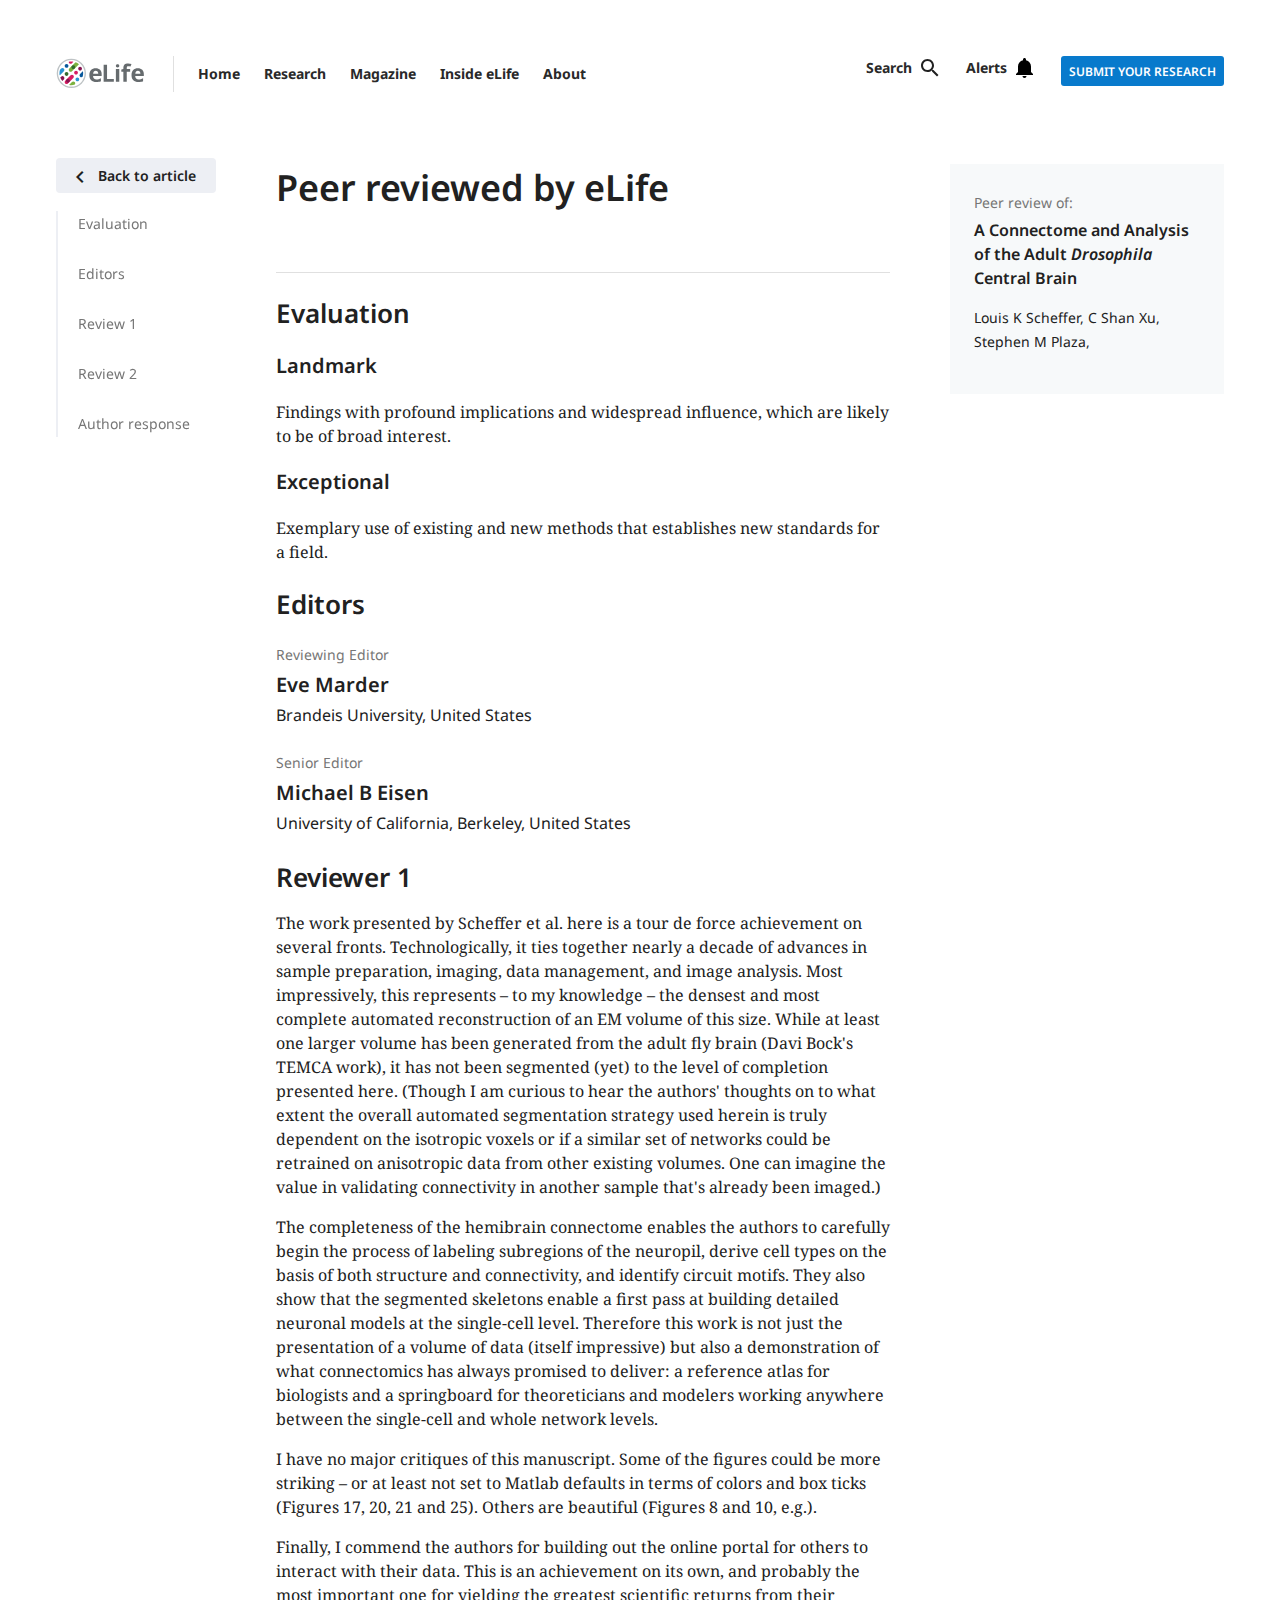
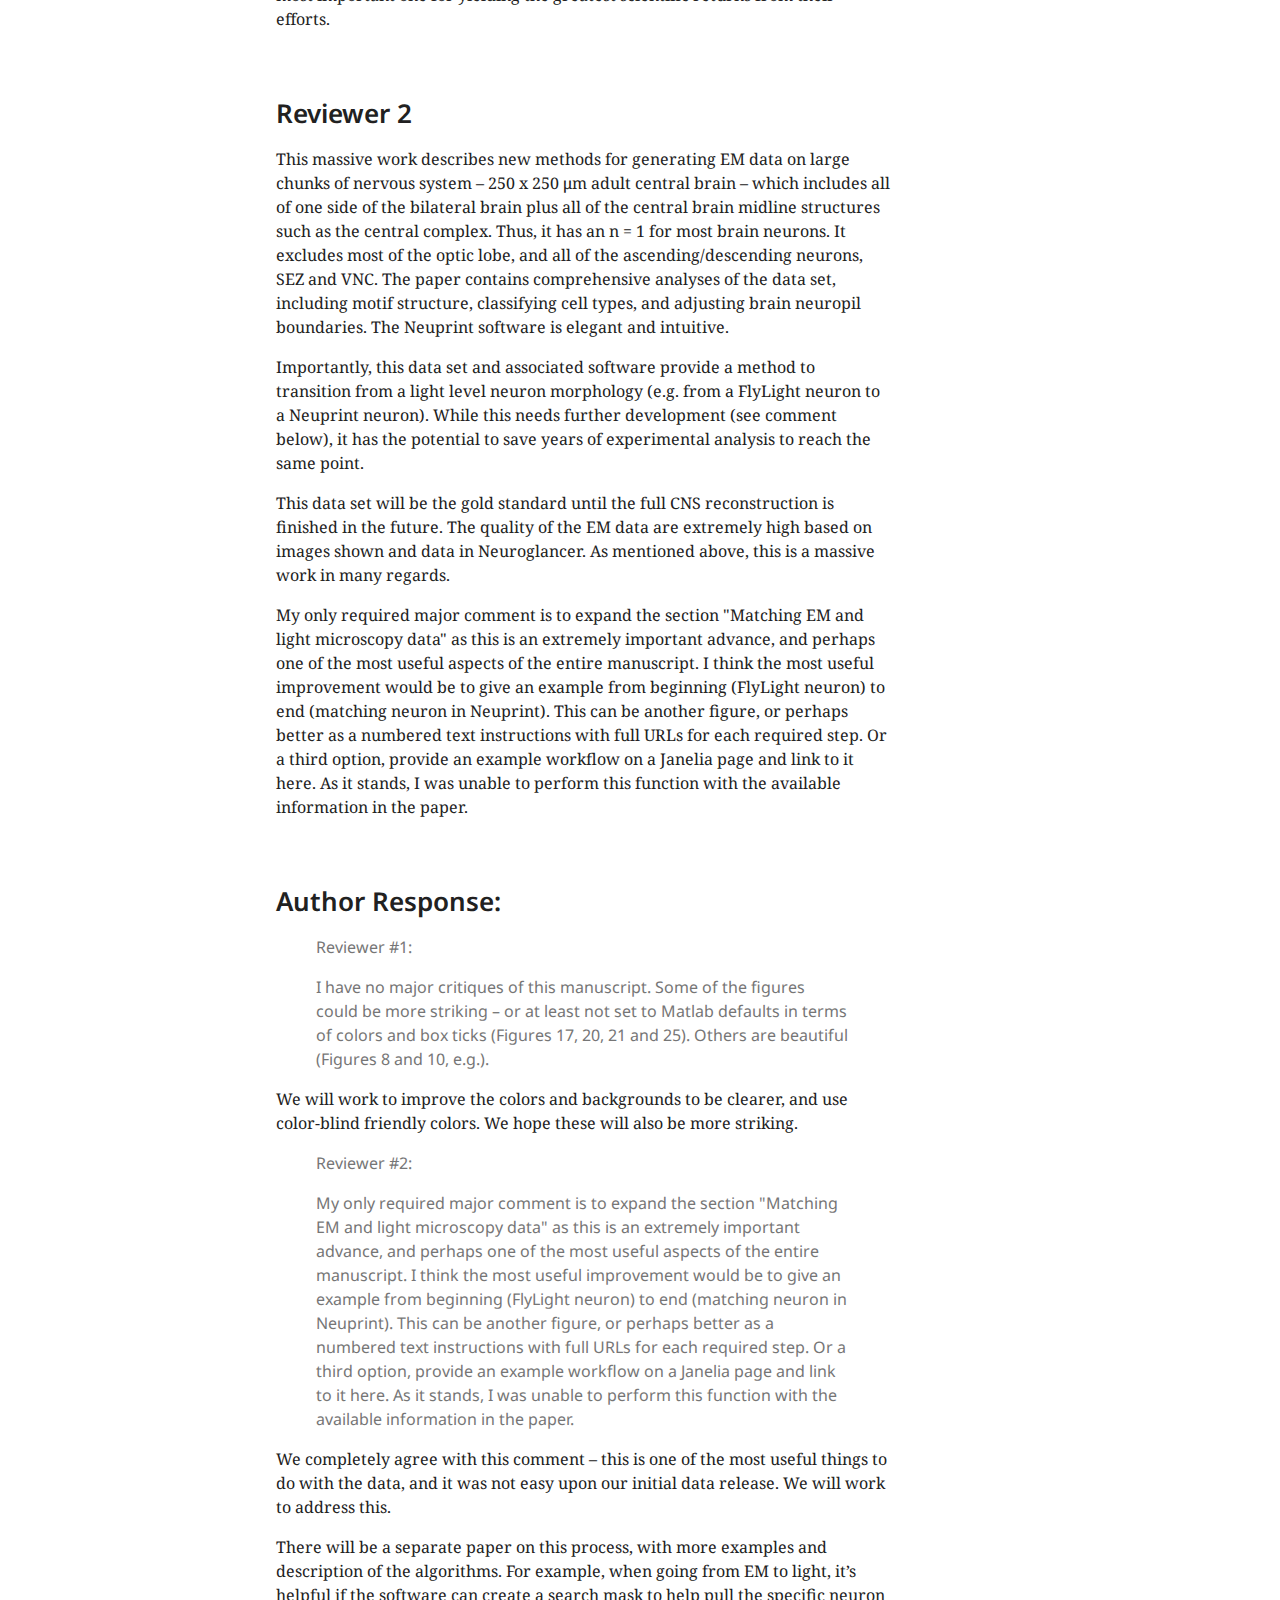
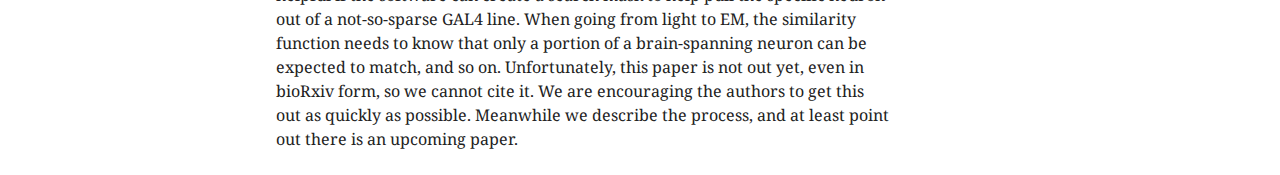
<file: example2a.html>
<html lang="en">
      <head>
        <title>Enhanced Preprints</title>
        <meta charset="utf-8">
        <meta name="viewport" content="width=device-width, initial-scale=1.0">
        <meta http-equiv="X-UA-Compatible" content="ie=edge">
        <link href="https://fonts.googleapis.com/css2?family=Noto+Sans:wght@400;600&family=Noto+Serif" rel="stylesheet">
        <link href="https://fonts.googleapis.com/icon?family=Material+Icons" rel="stylesheet">
        <link rel="stylesheet" href="styles.css"/>
        <link rel="stylesheet" href="custom.css"/>
      </head>
      <body>
        <div class="grid-container">
          <div class="top-navigation">
            <div class="logo">
              <a href="index.html"><img src="images/logo-cropped.svg" alt="eLife Sciences Publications"></a>
            </div>
            <div class="top-navigation__menu">
              <nav>
                <ul class="navigation">
                  <li class="navigation__item"><a href="">Home</a></li>
                  <li class="navigation__item"><a href="">Research</a></li>
                  <li class="navigation__item"><a href="">Magazine</a></li>
                  <li class="navigation__item"><a href="">Inside eLife</a></li>
                  <li class="navigation__item"><a href="">About</a></li>
                </ul>
              </nav>
            </div>
            <div class="top-navigation__misc">
              <nav>
                <ul class="navigation navigation-misc">
                  <li class="navigation__item misc-navigation__search"><a href="">Search</a></li>
                  <li class="navigation__item misc-navigation__alerts"><a href="">Alerts</a></li>
                  <li class="navigation__item misc-navigation__block-item"><a href="" class="button__submit">Submit your research</a></li>
                </ul>
              </nav>
            </div>
          </div>
          <div class="banner"></div>
          
  <div class="secondary-column">
    <div class="review-of">
    <h2 class="review-of__heading">Peer review of:</h2>
    <a class="review-of__article_link" href="/article/10.1101/2020.04.07.030213">A Connectome and Analysis of the Adult <em>Drosophila</em> Central Brain</a>
    <ol class="review-of__authors">
        <li class="review-of__author">Louis K Scheffer</li>
        <li class="review-of__author">C Shan Xu</li>
        <li class="review-of__author">Stephen M Plaza</li>
    </ol>
</div>
  </div>
  <main class="primary-column">
    <div class="table-contents">
      <a class="return-button" href="example2.html"><span class="material-icons return-button__icon">chevron_left</span>Back to article</a>
      
    <nav class="jump-menu-container">
      <ul class="jump-menu-list">
        <li class="jump-menu-list__item"><a class="jump-menu-list__link" href="#evaluation-summary">Evaluation</a></li>
        <li class="jump-menu-list__item"><a class="jump-menu-list__link" href="#editors-and-reviewers">Editors</a></li>
        <li class="jump-menu-list__item"><a class="jump-menu-list__link" href="#review-1">Review 1</a></li>
        <li class="jump-menu-list__item"><a class="jump-menu-list__link" href="#review-2">Review 2</a></li>
        <li class="jump-menu-list__item"><a class="jump-menu-list__link" href="#author-response">Author response</a></li>
      </ul>
    </nav>

    </div>
    <div class="main-content-area article-body">
      <div class="article-review-status">
        <h1 class="article-review-status__heading">Peer reviewed by eLife</h1>
      </div>
      <div class="summary">
        <h2 class="summary-title" id="evaluation-summary">Evaluation</h2>

        <h3>Landmark</h3>
        <p class="summary-text">Findings with profound implications and widespread influence, which are likely to be of broad interest.</p>

        <h3>Exceptional</h3>
        <p class="summary-text">Exemplary use of existing and new methods that establishes new standards for a field.</p>

      </div>

<section class="editors-and-reviewers">
  <h2 class="editors-and-reviewers__header" id="editors-and-reviewers">Editors</h2>
  <ul class="editors-and-reviewers__list">
    <li class="editors-and-reviewers__person">
      <div class="editors-and-reviewers__person-role">Reviewing Editor</div>
      <div class="editors-and-reviewers__person-name">Eve Marder</div>
      <div class="editors-and-reviewers__person-affiliation">Brandeis University, United States</div>
    </li>
    <li class="editors-and-reviewers__person">
      <div class="editors-and-reviewers__person-role">Senior Editor</div>
      <div class="editors-and-reviewers__person-name">Michael B Eisen</div>
      <div class="editors-and-reviewers__person-affiliation">University of California, Berkeley, United States</div>
    </li>
  </ul>
</section>

      <ul class="review-list">
          <li class="review-list__item"><article class="review-list-content" id="review-1"><p><strong>Reviewer 1</strong></p>
            <p>The work presented by Scheffer et al. here is a tour de force achievement on several fronts. Technologically, it ties together nearly a decade of advances in sample preparation, imaging, data management, and image analysis. Most impressively, this represents – to my knowledge – the densest and most complete automated reconstruction of an EM volume of this size. While at least one larger volume has been generated from the adult fly brain (Davi Bock's TEMCA work), it has not been segmented (yet) to the level of completion presented here. (Though I am curious to hear the authors' thoughts on to what extent the overall automated segmentation strategy used herein is truly dependent on the isotropic voxels or if a similar set of networks could be retrained on anisotropic data from other existing volumes. One can imagine the value in validating connectivity in another sample that's already been imaged.)</p>

        <p>The completeness of the hemibrain connectome enables the authors to carefully begin the process of labeling subregions of the neuropil, derive cell types on the basis of both structure and connectivity, and identify circuit motifs. They also show that the segmented skeletons enable a first pass at building detailed neuronal models at the single-cell level. Therefore this work is not just the presentation of a volume of data (itself impressive) but also a demonstration of what connectomics has always promised to deliver: a reference atlas for biologists and a springboard for theoreticians and modelers working anywhere between the single-cell and whole network levels.</p>

<p></p>I have no major critiques of this manuscript. Some of the figures could be more striking – or at least not set to Matlab defaults in terms of colors and box ticks (Figures 17, 20, 21 and 25). Others are beautiful (Figures 8 and 10, e.g.).</p>

<p></p>Finally, I commend the authors for building out the online portal for others to interact with their data. This is an achievement on its own, and probably the most important one for yielding the greatest scientific returns from their efforts.</p></article></li>
        <li class="review-list__item"><article class="review-list-content" id="review-2"><p><strong>Reviewer 2</strong></p>
        <p>This massive work describes new methods for generating EM data on large chunks of nervous system – 250 x 250 μm adult central brain – which includes all of one side of the bilateral brain plus all of the central brain midline structures such as the central complex. Thus, it has an n = 1 for most brain neurons. It excludes most of the optic lobe, and all of the ascending/descending neurons, SEZ and VNC. The paper contains comprehensive analyses of the data set, including motif structure, classifying cell types, and adjusting brain neuropil boundaries. The Neuprint software is elegant and intuitive.</p>

<p>Importantly, this data set and associated software provide a method to transition from a light level neuron morphology (e.g. from a FlyLight neuron to a Neuprint neuron). While this needs further development (see comment below), it has the potential to save years of experimental analysis to reach the same point.</p>

<p>This data set will be the gold standard until the full CNS reconstruction is finished in the future. The quality of the EM data are extremely high based on images shown and data in Neuroglancer. As mentioned above, this is a massive work in many regards.</p>

<p>My only required major comment is to expand the section "Matching EM and light microscopy data" as this is an extremely important advance, and perhaps one of the most useful aspects of the entire manuscript. I think the most useful improvement would be to give an example from beginning (FlyLight neuron) to end (matching neuron in Neuprint). This can be another figure, or perhaps better as a numbered text instructions with full URLs for each required step. Or a third option, provide an example workflow on a Janelia page and link to it here. As it stands, I was unable to perform this function with the available information in the paper.
</p></article></li>
  <li class="review-list__item"><article class="review-list-content" id="author-response"><p><strong>Author Response:</strong></p>
    <blockquote>
      <p>Reviewer #1:</p>
      <p>I have no major critiques of this manuscript. Some of the figures could be more striking – or at least not set to Matlab defaults in terms of colors and box ticks (Figures 17, 20, 21 and 25). Others are beautiful (Figures 8 and 10, e.g.).</p>
    </blockquote>
    <p>We will work to improve the colors and backgrounds to be clearer, and use color-blind friendly colors. We hope these will also be more striking.</p>

    <blockquote>
      <p>Reviewer #2:</p>
      <p>My only required major comment is to expand the section "Matching EM and light microscopy data" as this is an extremely important advance, and perhaps one of the most useful aspects of the entire manuscript. I think the most useful improvement would be to give an example from beginning (FlyLight neuron) to end (matching neuron in Neuprint). This can be another figure, or perhaps better as a numbered text instructions with full URLs for each required step. Or a third option, provide an example workflow on a Janelia page and link to it here. As it stands, I was unable to perform this function with the available information in the paper.</p>
    </blockquote>
    <p>We completely agree with this comment – this is one of the most useful things to do with the data, and it was not easy upon our initial data release. We will work to address this.</p>
    <p>There will be a separate paper on this process, with more examples and description of the algorithms. For example, when going from EM to light, it’s helpful if the software can create a search mask to help pull the specific neuron out of a not-so-sparse GAL4 line. When going from light to EM, the similarity function needs to know that only a portion of a brain-spanning neuron can be expected to match, and so on. Unfortunately, this paper is not out yet, even in bioRxiv form, so we cannot cite it. We are encouraging the authors to get this out as quickly as possible. Meanwhile we describe the process, and at least point out there is an upcoming paper.</p>
  </li>
      </ul>
    </div>
  </main>
        </div>
        <script src="script.js"></script>
        <script src="custom.js"></script>
    </body>
  </html>
</file>
<file: styles.css>
@charset "UTF-8";
html {
  scroll-behavior: smooth;
}

img {
  max-width: 100%;
}

.main-content-grid {
  min-width: 0; /* Fix for bug in Firefox */
}

.grid-container {
  padding-left: 24px;
  padding-right: 24px;
  margin: 0 auto;
}
@media only screen and (min-width: 480px) {
  .grid-container {
    padding-left: 48px;
    padding-right: 48px;
  }
}
@media only all and (min-width: 768px) {
  .grid-container {
    display: grid;
    grid-template-columns: repeat(12, 1fr);
    grid-column-gap: 24px;
    max-width: 1200px;
  }
}

@media only all and (min-width: 768px) {
  .content-header {
    grid-column: 1/10;
    grid-row: 2;
    padding-right: 36px;
  }
  .content-header__eight-column {
    grid-column: 1/8;
    grid-row: 2;
  }
  .secondary-column {
    grid-column: 10/13;
    grid-row: 2/4;
  }
  .primary-column {
    grid-column: 1/10;
    grid-row: 3;
  }

  .primary-column__eight-column {
    grid-column: 1/8;
    grid-row: 3;

  }

  .secondary-column__four-column {
    grid-column: 9/13;
    grid-row: 2/4;
    margin: 0;
  }
}
@media only all and (min-width: 1000px) {
  .primary-column {
    display: grid;
  }
  .table-contents {
    grid-column: 1/3;
  }
  .main-content-area {
    grid-column: 3/10;
    padding: 0 36px 0 48px;
  }

  .example-index .main-content-area {
    grid-column: 1/13;
    padding: 0 36px 0 48px;
  }

  main {
    border-top: 0;
  }
}
.grid-container {
  padding-left: 24px;
  padding-right: 24px;
  margin: 0 auto;
}

@media only screen and (min-width: 480px) {
  .grid-container {
    padding-left: 48px;
    padding-right: 48px;
  }
}
@media only all and (min-width: 768px) {
  .grid-container {
    display: grid;
    grid-template-columns: repeat(12, 1fr);
    grid-column-gap: 24px;
    max-width: 1200px;
  }
}
img {
  max-width: 100%;
}

.article-body {
  color: rgb(33, 33, 33);
  font-family: Noto Serif, serif;
  font-size: 16px;
  line-height: 24px;
}
.article-body h1 {
  color: rgb(33, 33, 33);
  font-family: Noto Sans, Arial, Helvetica, sans-serif;
  font-weight: 600;
  font-size: 36px;
  line-height: 48px;
}

h2 {
  color: rgb(33, 33, 33);
  font-family: Noto Sans, Arial, Helvetica, sans-serif;
  font-weight: 600;
  font-size: 26px;
  line-height: 36px;
}
.article-body h3 {
  color: rgb(33, 33, 33);
  font-family: Noto Sans, Arial, Helvetica, sans-serif;
  font-weight: 600;
  font-size: 20px;
  line-height: 28px;
}
.article-body h4 {
  color: rgb(33, 33, 33);
  font-family: Noto Sans, Arial, Helvetica, sans-serif;
  font-weight: 600;
  font-size: 14px;
  line-height: 24px;
}

figure {
  margin: 0;
}

.jump-menu-container {
  position: sticky;
  top: 96px;
  border-left: 2px solid rgb(237, 239, 244);
  margin: auto;
  max-width: 69.625rem;
}

.secondary-column__four-column .jump-menu-container {
  margin: 0;
}

.jump-menu-list {
  list-style: none;
  margin-left: -2px;
  margin-top: 21.5px;
  padding-left: 0;
}

.jump-menu-list__item {
  border-left: 2px solid rgb(237, 239, 244);
  min-width: 150px;
  margin-bottom: 24px;
  padding-left: 20px;
}
.jump-menu-list__item:hover {
  border-left: 2px solid rgb(8, 122, 204);
}

.jump-menu-list__item:last-child {
  margin-bottom: 0;
}

.jump-menu-list__item--selected {
  border-left: 2px solid rgb(8, 122, 204);
  min-width: 150px;
  margin-bottom: 24px;
  padding-left: 20px;
}

.jump-menu-list__link {
  color: rgb(118, 118, 118);
  font-family: Noto Sans, Arial, Helvetica, sans-serif;
  font-size: 14px;
  font-weight: 400;
  line-height: 26px;
  text-decoration: none;
}

.jump-menu-list__item--selected .jump-menu-list__link {
  color: rgb(118, 118, 118);
  font-family: Noto Sans, Arial, Helvetica, sans-serif;
  font-size: 14px;
  font-weight: 400;
  line-height: 26px;
  color: rgb(33, 33, 33);
  font-weight: 600;
}

.evaluation-summary-links {
  list-style: none;
  padding: 0;
}

.evaluation-summary-links__item {
  display: inline-block;
}

.evaluation-summary-links__item:not(:first-child):before {
  color: rgb(33, 33, 33);
  font-family: Noto Sans, Arial, Helvetica, sans-serif;
  font-size: 14px;
  line-height: 24px;
  content: " • ";
}

.evaluation-summary-links__item_link {
  color: rgb(8, 122, 204);
  font-family: Noto Sans, Arial, Helvetica, sans-serif;
  text-decoration: none;
  font-size: 12px;
  font-weight: 600;
  line-height: 24px;
}
.evaluation-summary-links__item_link :visited {
  color: rgb(8, 122, 204);
}

.content-header {
  border-bottom: 1px solid rgb(224, 224, 224);
  margin: 0 0 2rem;
  padding-bottom: 36px;
  text-align: left;
}

.example-three .content-header {
  border-bottom: 0;
  padding-bottom: 0;
}

.content-header__title {
  color: rgb(33, 33, 33);
  font-family: Noto Sans, Arial, Helvetica, sans-serif;
  font-weight: 600;
  font-size: 36px;
  line-height: 48px;
  margin-bottom: 36px;
  margin-top: 0;
}

.content-header__authors {
  list-style: none;
  padding: 0;
}

.person {
  color: rgb(33, 33, 33);
  font-family: Noto Sans, Arial, Helvetica, sans-serif;
  font-size: 16px;
  font-weight: 600;
  line-height: 24px;
  display: inline;
}
.person:last-child .person__family_name:last-child:after {
  content: "";
}

.person__family_name:after {
  content: " ";
}
.person__family_name:last-child:after {
  content: ", ";
}

.person__given_name:after {
  content: " ";
}

.person__affiliations {
  display: none;
}

.content-header__affiliations {
  list-style: none;
  padding: 0;
}

.organisation {
  color: rgb(33, 33, 33);
  font-family: Noto Sans, Arial, Helvetica, sans-serif;
  font-size: 14px;
  line-height: 24px;
  display: inline;
}
.organisation:after {
  content: " • ";
}
.organisation:last-child:after {
  content: "";
}

.organisation__address {
  display: inline;
  font-style: normal;
}
.organisation__address::before {
  content: ", ";
}

.content-header__footer {
  display: flex;
}

.content-header__identifiers {
  color: rgb(118, 118, 118);
  font-family: Noto Sans, Arial, Helvetica, sans-serif;
  font-size: 14px;
  line-height: 24px;
  list-style: none;
  padding: 0;
}

.content-header__identifier {
  display: none;
}

.content-header__identifier:first-child {
  display: list-item;
}

.content-header__identifier a {
  color: rgb(118, 118, 118);
  font-family: Noto Sans, Arial, Helvetica, sans-serif;
  font-size: 14px;
  line-height: 24px;
  text-decoration: none;
}

.content-header__icons {
  margin: 14px 5px;
  padding: 0px;
}

.content-header__icons li {
  color: rgb(118, 118, 118);
  font-family: Noto Sans, Arial, Helvetica, sans-serif;
  font-size: 14px;
  line-height: 24px;
  display: inline-block;
}

.content-header__icon--oa {
  background-image: url(/images/oa.svg), linear-gradient(transparent, transparent);
  height: 26px;
  width: 16px;
}

.content-header__icon {
  background-position: left bottom;
  background-repeat: no-repeat;
  background-size: contain;
  display: inline-block;
  vertical-align: middle;
}

.content-header__icon--cc {
  background-image: url(/images/cc.svg), linear-gradient(transparent, transparent);
  height: 24px;
  width: 18px;
}

.identifier__name {
  display: none;
}

.visuallyhidden {
  border: 0;
  clip: rect(0 0 0 0);
  height: 1px;
  margin: -1px;
  overflow: hidden;
  padding: 0;
  position: absolute;
  user-select: none;
  width: 1px;
}

.grid-container {
  padding-left: 24px;
  padding-right: 24px;
  margin: 0 auto;
}

@media only screen and (min-width: 480px) {
  .grid-container {
    padding-left: 48px;
    padding-right: 48px;
  }
}
@media only all and (min-width: 768px) {
  .grid-container {
    display: grid;
    grid-template-columns: repeat(12, 1fr);
    grid-column-gap: 24px;
    max-width: 1200px;
  }
}
.article-details {
  margin-top: 48px;
  padding-bottom: 100px;
  overflow-y: auto;
  position: sticky;
  top: 96px;
}

.article-status {
  border-bottom: 1px solid rgb(224, 224, 224);
  margin-top: 24px;
  padding-bottom: 24px;
  margin-top: 48px;
}

@media only all and (min-width: 768px) {
  .article-status {
    margin-left: auto;
    max-width: 240px;
  }

  .secondary-column__four-column .article-status  {
    margin-left: 0;
    margin-right: 0;
    max-width: unset;
  }
}
@media only all and (min-width: 768px) {
  .article-status {
    margin-top: 0;
  }
}

.article-status__heading {
  color: #087acc;
  font-family: Noto Sans, Arial, Helvetica, sans-serif;
  font-size: 22px;
  font-weight: 600;
  line-height: 22px;
  margin-top: 0;
}

.article-status__text {
  color: rgb(33, 33, 33);
  font-family: Noto Sans, Arial, Helvetica, sans-serif;
  font-size: 14px;
  line-height: 24px;
  font-size: 12px;
  font-weight: 600;
  line-height: 22px;
}

.article-actions {
  margin: 0;
  padding-left: 0;
  padding-top: 24px;
}

.article-actions__list-item {
  display: inline-block;
  list-style: none;
}

.article-actions__button {
  color: rgb(33, 33, 33);
  font-family: Noto Sans, Arial, Helvetica, sans-serif;
  font-size: 14px;
  line-height: 24px;
  background-color: rgb(237, 239, 244);
  border-radius: 4px;
  cursor: pointer;
  font-weight: 600;
  max-height: 40px;
  padding: 8px 20px 8px 12px;
  text-decoration: none;
  display: inline-block;
  margin-bottom: 12px;
  margin-right: 6px;
}

.article-actions__button_icon {
  color: rgb(33, 33, 33);
  margin-right: 6px;
  vertical-align: middle;
}

.review-timeline {
  border-bottom: 1px solid rgb(224, 224, 224);
}

.secondary-column__four-column .review-timeline {
  border-bottom: 0;
}
@media only all and (min-width: 768px) {
  .review-timeline {
    margin-left: auto;
    max-width: 240px;
  }

  .secondary-column__four-column .review-timeline {
    margin: 0;
    max-width: unset;
  }
}

.review-timeline__list {
  list-style: none;
  padding-left: 0;
}
@media only all and (min-width: 1296px) {
  .review-timeline__list {
    display: flex;
    flex-flow: row wrap;
  }
}

.review-timeline__event {
  color: rgb(33, 33, 33);
  font-family: Noto Sans, Arial, Helvetica, sans-serif;
  font-size: 14px;
  line-height: 24px;
  flex-basis: 100%;
  font-weight: 600;
  margin: 0 0 24px;
}

.review-timeline__event:last-of-type {
  margin: 0;
}

@media only all and (min-width: 1296px) {
  .review-timeline__event {
    flex-basis: 50%;
  }
}

.review-timeline__event a {
  display: block;
  font-size: 12px;
  line-height: 24px;
}

.review-timeline__date {
  color: rgb(33, 33, 33);
  font-family: Noto Sans, Arial, Helvetica, sans-serif;
  font-size: 12px;
  line-height: 24px;
  color: rgb(118, 118, 118);
  flex-basis: 100%;
  margin: 0;
}
@media only all and (min-width: 1296px) {
  .review-timeline__date {
    flex-basis: 35%;
    flex-grow: 1;
    text-align: right;
  }
}

.review-timeline__reviews_link {
  color: rgb(8, 122, 204);
  font-family: Noto Sans, Arial, Helvetica, sans-serif;
  text-decoration: none;
  font-size: 12px;
  font-weight: 600;
  line-height: 24px;
}
.review-timeline__reviews_link :visited {
  color: rgb(8, 122, 204);
}

.link-icon {
  vertical-align: bottom;
}

.article-metadata {
  margin-top: 24px;
  padding-bottom: 24px;
}
@media only all and (min-width: 768px) {
  .article-metadata {
    margin-left: auto;
    max-width: 240px;
  }

  .secondary-column__four-column .article-metadata {
    margin: 0;
    max-width: unset;
  }
}

.article-metrics {
  list-style: none;
  padding-left: 0;
  margin-bottom: 0;
}

.article-metrics__item {
  color: rgb(33, 33, 33);
  font-family: Noto Sans, Arial, Helvetica, sans-serif;
  font-size: 14px;
  line-height: 32px;
  color: rgb(118, 118, 118);
  display: inline;
}
.article-metrics__item::after {
  content: ", ";
}
.article-metrics__item:last-child::after {
  content: "";
}

.articles-page {
  font-family: Noto Sans, Arial, Helvetica, sans-serif;
  grid-column: 1/12;
  grid-row: 2;
}

.articles-page__title {
  color: rgb(33, 33, 33);
  font-family: Noto Sans, Arial, Helvetica, sans-serif;
  font-weight: 600;
  font-size: 36px;
  line-height: 48px;
  grid-column: 1/4;
  height: fit-content;
  margin-bottom: 0;
  text-align: center;
}

.journals-list {
  grid-column: 2;
  list-style: none;
  margin-top: 50px;
}

.articles-list {
  list-style: none;
}

.article-list__link {
  color: rgb(8, 122, 204);
  font-family: Noto Sans, Arial, Helvetica, sans-serif;
  text-decoration: none;
  font-size: 12px;
  font-weight: 600;
  line-height: 24px;
}
.article-list__link :visited {
  color: rgb(8, 122, 204);
}

.article-review-status {
  border-bottom: 1px solid rgb(224, 224, 224);
  margin-top: 24px;
  padding-bottom: 36px;
}
@media only all and (min-width: 730px) {
  .article-review-status {
    margin-top: 0;
  }
}

.article-review-status__heading {
  color: rgb(8, 122, 204);
  font-family: Noto Sans, Arial, Helvetica, sans-serif;
  margin-top: 0;
}

.article-review-status__text {
  color: rgb(33, 33, 33);
  font-family: Noto Serif, serif;
  font-size: 16px;
  line-height: 24px;
}

.article-review-status-timeline {
  max-width: 220px;
}

.article-review-status-timeline__list {
  list-style: none;
  padding-left: 0;
}

.article-review-status-timeline__list_item {
  display: flex;
  justify-content: space-between;
  margin-bottom: 8px;
}

.article-review-status-timeline__event {
  color: rgb(33, 33, 33);
  font-family: Noto Sans, Arial, Helvetica, sans-serif;
  font-size: 14px;
  line-height: 32px;
  font-weight: 600;
}

.article-review-status-timeline__date {
  color: rgb(33, 33, 33);
  font-family: Noto Sans, Arial, Helvetica, sans-serif;
  font-size: 14px;
  line-height: 32px;
  color: rgb(118, 118, 118);
}

.article-review-link {
  color: rgb(8, 122, 204);
  font-family: Noto Sans, Arial, Helvetica, sans-serif;
  text-decoration: none;
  font-size: 12px;
  font-weight: 600;
  line-height: 24px;
}
.article-review-link :visited {
  color: rgb(8, 122, 204);
}

.example-two .review-list {
  margin: 0;
  padding: 0;
  list-style: none;
}

.review-list {
  padding: 0;
}

.review-list__item {
  list-style: none;
  padding-top: 2rem;
}

.review-list__item:first-child {
  padding-top: 0;
}

.review-list__item:last-child {
  border-bottom: none;
}

.review-list-content p {
  color: rgb(33, 33, 33);
  font-family: Noto Serif, serif;
  font-size: 16px;
  line-height: 24px;
}
.review-list-content strong {
  color: rgb(33, 33, 33);
  font-family: Noto Sans, Arial, Helvetica, sans-serif;
  font-weight: 600;
  font-size: 26px;
  line-height: 36px;
}
.review-list-content blockquote p, .review-list-content blockquote li {
  color: rgb(33, 33, 33);
  font-family: Noto Sans, Arial, Helvetica, sans-serif;
  font-size: 16px;
  line-height: 24px;
  color: rgb(118, 118, 118);
}
.review-list-content blockquote strong {
  color: rgb(33, 33, 33);
  font-family: Noto Sans, Arial, Helvetica, sans-serif;
  font-weight: 600;
  font-size: 14px;
  line-height: 24px;
  color: rgb(118, 118, 118);
}

.return-button {
  color: rgb(33, 33, 33);
  font-family: Noto Sans, Arial, Helvetica, sans-serif;
  font-size: 14px;
  line-height: 24px;
  background-color: rgb(237, 239, 244);
  border-radius: 4px;
  cursor: pointer;
  font-weight: 600;
  max-height: 40px;
  padding: 8px 20px 8px 12px;
  position: sticky;
  text-decoration: none;
  margin-bottom: 36px;
  top: 12px;
}

.return-button__icon {
  color: rgb(33, 33, 33);
  margin-right: 6px;
  vertical-align: middle;
}

.summary-title {
  color: rgb(33, 33, 33);
  font-family: Noto Sans, Arial, Helvetica, sans-serif;
  font-weight: 600;
  font-size: 26px;
  line-height: 36px;
}

.summary-text {
  color: rgb(33, 33, 33);
  font-family: Noto Serif, serif;
  font-size: 16px;
  line-height: 24px;
}

.summary-text__highlight {
  color: rgb(8, 122, 204);
}

.summary-heading {
  color: rgb(118, 118, 118);
  font-family: Noto Sans, Arial, Helvetica, sans-serif;
  font-size: 14px;
  line-height: 30px;
  font-weight: normal;
}

.summary-badge-list {
  display: flex;
  flex-wrap: wrap;
  justify-content: flex-start;
  list-style: none;
  padding: 0;
}

.summary-badge-list__item {
  color: rgb(33, 33, 33);
  font-family: Noto Sans, Arial, Helvetica, sans-serif;
  font-size: 14px;
  line-height: 24px;
  background-color: rgb(237, 239, 244);
  border-radius: 4px;
  cursor: pointer;
  font-weight: 600;
  max-height: 40px;
  padding: 8px 20px 8px 12px;
  text-decoration: none;
  color: rgb(33, 33, 33);
  font-family: Noto Sans, Arial, Helvetica, sans-serif;
  font-size: 12px;
  line-height: 18px;
  margin-bottom: 6px;
  margin-right: 6px;
  padding: 5px 10px 6px 10px;
}

.summary-badge-list__item--active {
  background-color: rgb(37, 42, 54);
  color: white;
}

.editors-and-reviewers__header {
  color: rgb(33, 33, 33);
  font-family: Noto Sans, Arial, Helvetica, sans-serif;
  font-weight: 600;
  font-size: 26px;
  line-height: 36px;
}

.editors-and-reviewers__list {
  list-style: none;
  margin: 0;
  padding: 0;
  color: rgb(33, 33, 33);
  font-family: Noto Sans, Arial, Helvetica, sans-serif;
  font-size: 16px;
  line-height: 24px;
}

.editors-and-reviewers__person {
  margin-bottom: 24px;
}

.editors-and-reviewers__person-role {
  color: rgb(118, 118, 118);
  font-family: Noto Sans, Arial, Helvetica, sans-serif;
  font-size: 14px;
  margin-bottom: 6px;
}

.editors-and-reviewers__person-name {
  color: rgb(33, 33, 33);
  font-family: Noto Sans, Arial, Helvetica, sans-serif;
  font-weight: 600;
  font-size: 20px;
  line-height: 28px;
  margin-bottom: 6px;
  line-height: 24px;
}

.msa {
  display: flex;
  margin: 0 0 24px 0;
  padding: 0;
  list-style: none;
}

.msa_item {
  background-color: #ebf2fa;
  color: #087acc;
  font-family: Noto Sans, Arial, Helvetica, sans-serif;
  font-size: 12px;
  font-weight: 600;
  margin: 0 12px 0 0;
  padding: 3px 10px;
}

.msa_item a {
  color: #087acc;
  font-weight: 600;
}

.label_item {
  background-color: #edeff4;
  color: #212121;
  font-family: Noto Sans, Arial, Helvetica, sans-serif;
  font-size: 12px;
  font-weight: 600;
  margin: 0 12px 0 0;
  padding: 3px 10px;
}

.label_item a {
  color: #212121;
  font-weight: 600;
}

.msa_item:last-child {
  margin: 0;
}

.label_item:last-child {
  margin: 0;
}

.top-navigation {
  display: grid;
  grid-template-columns: repeat(12, 1fr);
  grid-column: 1/13;
  grid-column-gap: 24px;
  margin: 48px 0 72px;
  max-width: 1200px;
}

.logo {
  grid-column: 1/2;
  grid-row: 1;
  padding-right: 24px;
  width: 93px;
  border-right: 1px solid #e0e0e0;
}

.top-navigation__menu {
  grid-column: 2/8;
  grid-row: 1;
  margin-top: 6px;
}

.navigation {
  display: flex;
  list-style: none;
  margin: 0;
  padding: 0;
}

.navigation-misc {
  justify-content: flex-end;
}

.navigation__item {
  color: #292929;
  font-family: Noto Sans, Arial, Helvetica, sans-serif;
  font-size: 14px;
  font-weight: bold;
  line-height: 24px;
  padding: 0 24px 0 0;
}

.navigation__item a {
  color: #292929;
  font-weight: bold;
}

.top-navigation__misc {
  grid-column: 8/13;
  grid-row: 1;
}

.misc-navigation__search {
  background: url(images/search.svg) no-repeat right 0;
  margin-right: 24px;
}

.misc-navigation__alerts {
  background: url(images/alerts.svg) no-repeat right 0;
  margin-right: 24px;
}

.misc-navigation__search a, .misc-navigation__alerts a {
  padding-right: 6px;
}

.misc-navigation__block-item {
  background-color: #087acc;
  border-radius: 3px;
  color: #fff;
  padding: 3px 8px;
  text-transform: uppercase;
}

.misc-navigation__block-item a {
  color: #fff;
}

.misc-navigation__block-item .button__submit {
  font-size: 12px;
  line-height: 18px;
  font-weight: 600;
}

table {
  border-collapse: collapse;
  width: 100%;
}

th {
  background-color: #f7f7f7;
  border: 1px solid #e0e0e0;
  font-family: "Noto Sans",Arial,Helvetica,sans-serif;
  font-size: 13px;
  font-size: .8125rem;
  line-height: 1.38462;
  font-weight: bold;
  padding: 6px;
}

td {
  border: 1px solid #e0e0e0;
  font-family: "Noto Sans",Arial,Helvetica,sans-serif;
  font-size: 13px;
  font-size: .8125rem;
  line-height: 1.38462;
  font-weight: 500;
  padding: 6px;
}

.asset-viewer-inline--table .asset-viewer-inline__header_panel {
  border-bottom: 1px solid #e0e0e0;
  padding-bottom: 11px;
  padding-bottom: .6875rem;
  margin-bottom: 12px;
  margin-bottom: .75rem;
}

.asset-viewer-inline__header_text {
  -ms-flex-item-align: center;
  -ms-grid-row-align: center;
  align-self: center;
  display: inline-block;
  font-family: "Noto Sans",Arial,Helvetica,sans-serif;
  font-size: 13px;
  font-size: .8125rem;
  line-height: 1.84615;
  padding-bottom: 0px;
  padding-bottom: 0rem;
  text-decoration: none;
  margin-bottom: 0;
  padding-bottom: 0;
}

.asset-viewer-inline {
  clear: both;
  margin-top: 48px;
  margin-top: 3rem;
  margin-bottom: 48px;
  margin-bottom: 3rem;
}

.review-of {
  background-color: rgb(247, 249, 250);
  padding: 24px;
  position: sticky;
  top: 35px;
}

.review-of__heading {
  color: rgb(118, 118, 118);
  font-family: Noto Sans, Arial, Helvetica, sans-serif;
  font-size: 14px;
  line-height: 30px;
  margin: 0;
  font-weight: normal;
}

.review-of__article_link {
  color: rgb(33, 33, 33);
  font-family: Noto Sans, Arial, Helvetica, sans-serif;
  font-size: 16px;
  line-height: 24px;
  font-weight: 600;
  text-decoration: none;
}

.review-of__authors {
  list-style: none;
  padding: 0;
}

.review-of__author {
  color: rgb(33, 33, 33);
  font-family: Noto Sans, Arial, Helvetica, sans-serif;
  font-size: 14px;
  line-height: 24px;
  display: inline;
}

.review-of__author::after {
  content: ", ";
}

.caption-text__heading {
  font-family: "Noto Sans",Arial,Helvetica,sans-serif;
  font-size: 13px;
  font-size: .8125rem;
  line-height: 1.84615;
  font-weight: bold;
  margin: 0;
  padding: 0;
}
</file>
<file: custom.css>
a {
  color: #087acc;
  font-weight: normal;
  text-decoration: none;
}

p a:not(.additional-asset__link--download):not(.asset-viewer-inline__download_all_link):not(.asset-viewer-inline__open_link):not(.reference__title):not(.doi):not(.reference__authors_link):not(.trigger):not(.popup__link):not(.see-more-link):not(.evaluation-summary__link) {
  border-bottom: 1px dotted #212121;
  color: #212121;
  text-decoration: none;
}

.article-section__body ul:not(.reference__abstracts) a:not(.article-download-links-list__secondary_link) {
  border-bottom: 1px dotted $color;
  color: #212121;
  text-decoration: none;
}

content-header {
  padding-bottom: 24px;
}

.person {
  font-size: 14px;
}

.tabbed-nav__main {
  background-color: #fff;
  border-bottom: 1px solid #e0e0e0;
  grid-column: 1/10;
  grid-row: 1;
  margin-bottom: 36px;
  margin-right: 36px;
  position: sticky;
  top: 0;
}

.secondary-column__four-column .tabbed-nav__main {
  margin-right: 0;
}

.tabbed-nav__list {
  display: flex;
  justify-content: center;
  margin: 0;
}

.tabbed-nav__list_secondary_column {
  display: flex;
  justify-content: left;
  margin: 0;
  padding: 0;
}

.tabbed-nav__list_item {
  color: #888;
  font-family: Noto Sans, Arial, Helvetica, sans-serif;
  list-style: none;
  padding: 24px 18px;
}

.tabbed-nav__list_item.active {
  border-bottom: 4px solid #087acc;
  color: #212121;
  list-style: none;
  padding: 24px 18px;
}

.tabbed-nav__list_item.active a, .tabbed-nav__list_item a:hover {
  color: #212121;
}

.tabbed-nav__list_item a {
  color: #888;
}

.content__one {
  grid-row: 2;
}

.content__two {
  grid-row: 3;
}

.content__three {
  grid-row: 4;
}

.content__one, .content__two, .content__three {
  display: none;
}

.show, .active {
  display: grid;
}

.hide {
  display: none;
}

.content-container {
  display: block;
  height: 200px;
}

article-body .evaluation-summary__link {
  color: #087acc;
  border-bottom: 1px dotted #087acc;
}

.secondary-column__four-column .content__two, .secondary-column__four-column .content__three {
  overflow-y: auto;
  height: 100vh;
}

.border {
  border-top: 1px solid rgb(224, 224, 224);
  margin-top: 20px;
  padding-top: 20px;
}

.anchor-margin {
  display: block;
  position: relative;
  top: -80px;
}

.jump-menu-tab-spacing {
  top: 112px;
}
</file>
